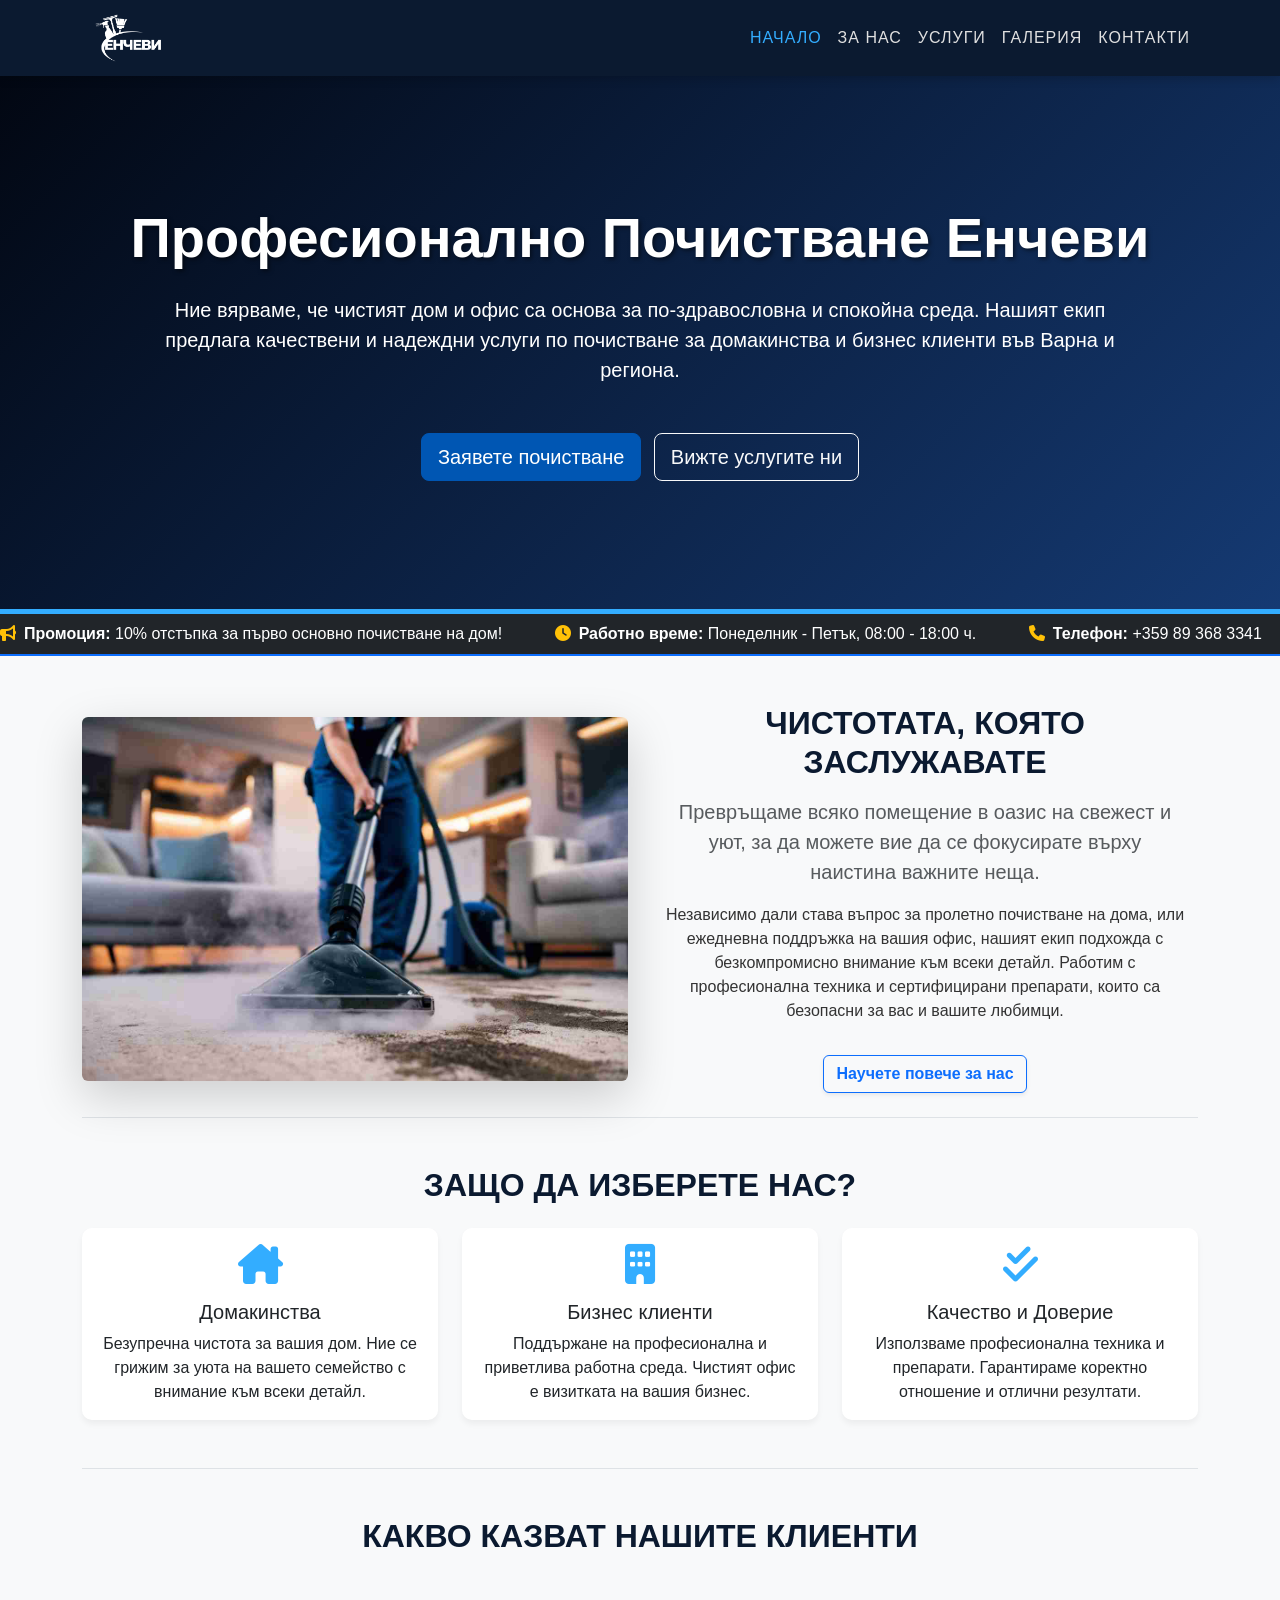
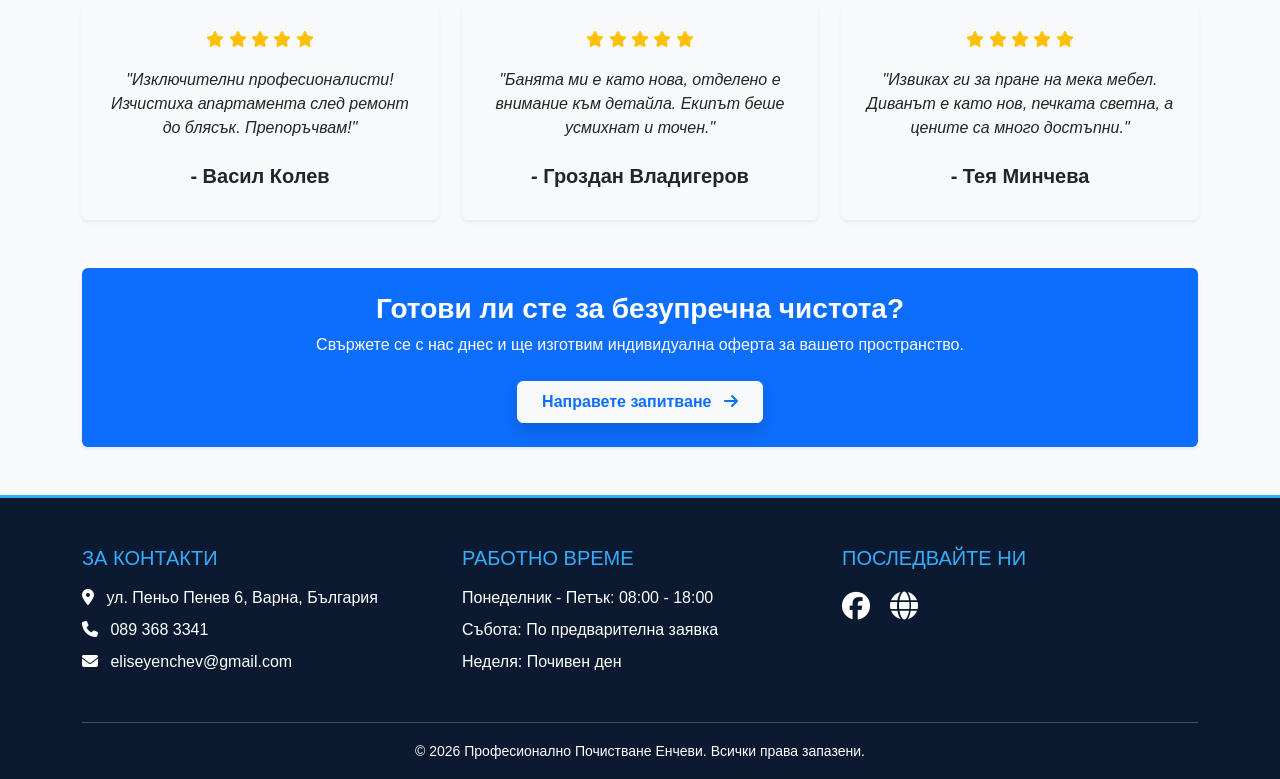
<file: index.html>
<!DOCTYPE html>
<html lang="bg">
<head>
    <meta charset="UTF-8">
    <meta name="viewport" content="width=device-width, initial-scale=1.0">
    <meta name="description" content="Професионално почистване Енчеви - качествени и надеждни услуги по почистване за домакинства и бизнес клиенти във Варна и региона.">
    <meta name="keywords" content="почистване, Варна, професионално почистване, Енчеви, офис почистване, почистване на домове">
    <title>Професионално Почистване Енчеви - Варна</title>
    
    <link href="https://cdn.jsdelivr.net/npm/bootstrap@5.3.0/dist/css/bootstrap.min.css" rel="stylesheet">
    <link rel="stylesheet" href="https://cdnjs.cloudflare.com/ajax/libs/font-awesome/6.4.0/css/all.min.css">
    <link rel="stylesheet" href="css/styles.css">
</head>
<body>

    <nav class="navbar navbar-expand-lg navbar-dark custom-navbar sticky-top">
        <div class="container">
            <a class="navbar-brand d-flex align-items-center" href="index.html">
                <img src="images/logo.png" alt="Лого Енчеви" class="brand-logo">
            </a>
            <button class="navbar-toggler" type="button" data-bs-toggle="collapse" data-bs-target="#navbarNav" aria-controls="navbarNav" aria-expanded="false" aria-label="Toggle navigation">
                <span class="navbar-toggler-icon"></span>
            </button>
            <div class="collapse navbar-collapse" id="navbarNav">
                <ul class="navbar-nav ms-auto">
                    <li class="nav-item">
                        <a class="nav-link active" href="index.html">Начало</a>
                    </li>
                    <li class="nav-item">
                        <a class="nav-link" href="src/pages/about.html">За нас</a>
                    </li>
                    <li class="nav-item">
                        <a class="nav-link" href="src/pages/services.html">Услуги</a>
                    </li>
                    <li class="nav-item">
                        <a class="nav-link" href="src/pages/gallery.html">Галерия</a>
                    </li>
                    <li class="nav-item">
                        <a class="nav-link" href="src/pages/contacts.html">Контакти</a>
                    </li>
                </ul>
            </div>
        </div>
    </nav>

    <header class="hero-section text-center text-white">
        <div class="container py-5">
            <h1 class="display-4 fw-bold mb-4">Професионално Почистване Енчеви</h1>
            <p class="lead mb-5 px-md-5">
                Ние вярваме, че чистият дом и офис са основа за по-здравословна и спокойна среда. 
                Нашият екип предлага качествени и надеждни услуги по почистване за домакинства и бизнес клиенти във Варна и региона.
            </p>
            <a href="src/pages/contacts.html" class="btn btn-primary btn-lg custom-btn me-2">Заявете почистване</a>
            <a href="src/pages/services.html" class="btn btn-outline-light btn-lg">Вижте услугите ни</a>
        </div>
    </header>

    <div class="ticker-wrapper bg-dark text-white py-2 border-bottom border-primary border-2">
        <div class="ticker-text">
            <span class="me-5"><i class="fa-solid fa-bullhorn text-warning me-2"></i><strong>Промоция:</strong> 10% отстъпка за първо основно почистване на дом!</span>
            <span class="me-5"><i class="fa-solid fa-clock text-warning me-2"></i><strong>Работно време:</strong> Понеделник - Петък, 08:00 - 18:00 ч.</span>
            <span class="me-5"><i class="fa-solid fa-phone text-warning me-2"></i><strong>Телефон:</strong> +359 89 368 3341</span>
            <span class="me-5"><i class="fa-solid fa-envelope text-warning me-2"></i><strong>Имейл:</strong> eliseyenchev@gmail.com</span>
        </div>
    </div>

    <main class="container my-5">
        
        <section class="mb-5 text-center">
            <section class="mb-5 pb-4 border-bottom">
                <div class="row align-items-center">
                    <div class="col-md-6 mb-4 mb-md-0">
                        <img src="images/home-clean.jpg" alt="Искрящо чист хол след професионално почистване" class="img-fluid rounded shadow-lg">
                    </div>
                
                    <div class="col-md-6 px-md-4">
                        <h2 class="section-title mb-3">Чистотата, която заслужавате</h2>
                        <p class="lead text-muted">Превръщаме всяко помещение в оазис на свежест и уют, за да можете вие да се фокусирате върху наистина важните неща.</p>
                        <p>Независимо дали става въпрос за пролетно почистване на дома, или ежедневна поддръжка на вашия офис, нашият екип подхожда с безкомпромисно внимание към всеки детайл. Работим с професионална техника и сертифицирани препарати, които са безопасни за вас и вашите любимци.</p>
                        <a href="src/pages/about.html" class="btn btn-outline-primary mt-3 fw-bold shadow-sm">Научете повече за нас</a>
                    </div>
                </div>
            </section>

            <h2 class="section-title mb-4">Защо да изберете нас?</h2>
            <div class="row g-4">
                <div class="col-md-4">
                    <div class="card h-100 feature-card">
                        <div class="card-body">
                            <i class="fa-solid fa-house-chimney feature-icon mb-3"></i>
                            <h3 class="card-title h5">Домакинства</h3>
                            <p class="card-text">Безупречна чистота за вашия дом. Ние се грижим за уюта на вашето семейство с внимание към всеки детайл.</p>
                        </div>
                    </div>
                </div>
                <div class="col-md-4">
                    <div class="card h-100 feature-card">
                        <div class="card-body">
                            <i class="fa-solid fa-building feature-icon mb-3"></i>
                            <h3 class="card-title h5">Бизнес клиенти</h3>
                            <p class="card-text">Поддържане на професионална и приветлива работна среда. Чистият офис е визитката на вашия бизнес.</p>
                        </div>
                    </div>
                </div>
                <div class="col-md-4">
                    <div class="card h-100 feature-card">
                        <div class="card-body">
                            <i class="fa-solid fa-check-double feature-icon mb-3"></i>
                            <h3 class="card-title h5">Качество и Доверие</h3>
                            <p class="card-text">Използваме професионална техника и препарати. Гарантираме коректно отношение и отлични резултати.</p>
                        </div>
                    </div>
                </div>
            </div>
        </section>

        <section class="mt-5 pt-5 border-top">
            <h2 class="section-title text-center mb-5">Какво казват нашите клиенти</h2>
            
            <div class="row g-4">
                <div class="col-md-4">
                    <div class="card h-100 border-0 shadow-sm bg-light">
                        <div class="card-body text-center p-4">
                            <div class="text-warning mb-3">
                                <i class="fa-solid fa-star"></i>
                                <i class="fa-solid fa-star"></i>
                                <i class="fa-solid fa-star"></i>
                                <i class="fa-solid fa-star"></i>
                                <i class="fa-solid fa-star"></i>
                            </div>
                            <p class="fst-italic">"Изключителни професионалисти! Изчистиха апартамента след ремонт до блясък. Препоръчвам!"</p>
                            <h5 class="mt-4 fw-bold">- Васил Колев</h5>
                        </div>
                    </div>
                </div>

                <div class="col-md-4">
                    <div class="card h-100 border-0 shadow-sm bg-light">
                        <div class="card-body text-center p-4">
                            <div class="text-warning mb-3">
                                <i class="fa-solid fa-star"></i>
                                <i class="fa-solid fa-star"></i>
                                <i class="fa-solid fa-star"></i>
                                <i class="fa-solid fa-star"></i>
                                <i class="fa-solid fa-star"></i>
                            </div>
                            <p class="fst-italic">"Банята ми е като нова, отделено е внимание към детайла. Екипът беше усмихнат и точен."</p>
                            <h5 class="mt-4 fw-bold">- Гроздан Владигеров</h5>
                        </div>
                    </div>
                </div>

                <div class="col-md-4">
                    <div class="card h-100 border-0 shadow-sm bg-light">
                        <div class="card-body text-center p-4">
                            <div class="text-warning mb-3">
                                <i class="fa-solid fa-star"></i>
                                <i class="fa-solid fa-star"></i>
                                <i class="fa-solid fa-star"></i>
                                <i class="fa-solid fa-star"></i>
                                <i class="fa-solid fa-star"></i>
                            </div>
                            <p class="fst-italic">"Извиках ги за пране на мека мебел. Диванът е като нов, печката светна, а цените са много достъпни."</p>
                            <h5 class="mt-4 fw-bold">- Тея Минчева</h5>
                        </div>
                    </div>
                </div>
            </div>
        </section>

        <section class="bg-primary text-white text-center py-4 mt-5 rounded shadow-sm">
            <div class="container">
                <h3 class="fw-bold mb-2">Готови ли сте за безупречна чистота?</h3>
                <p class="mb-4">Свържете се с нас днес и ще изготвим индивидуална оферта за вашето пространство.</p>
                <a href="src/pages/contacts.html" class="btn btn-light text-primary fw-bold px-4 py-2 shadow">
                    Направете запитване <i class="fa-solid fa-arrow-right ms-2"></i>
                </a>
            </div>
        </section>
    </main>

    <footer class="custom-footer text-white pt-5 pb-3">
        <div class="container">
            <div class="row">
                <div class="col-md-4 mb-4">
                    <h5 class="text-uppercase mb-3">За контакти</h5>
                    <ul class="list-unstyled">
                        <li class="mb-2"><i class="fa-solid fa-location-dot me-2"></i> ул. Пеньо Пенев 6, Варна, България</li>
                        <li class="mb-2"><i class="fa-solid fa-phone me-2"></i> <a href="tel:0893683341" class="text-white text-decoration-none">089 368 3341</a></li>
                        <li class="mb-2"><i class="fa-solid fa-envelope me-2"></i> <a href="mailto:eliseyenchev@gmail.com" class="text-white text-decoration-none">eliseyenchev@gmail.com</a></li>
                    </ul>
                </div>
                <div class="col-md-4 mb-4">
                    <h5 class="text-uppercase mb-3">Работно време</h5>
                    <ul class="list-unstyled">
                        <li class="mb-2">Понеделник - Петък: 08:00 - 18:00</li>
                        <li class="mb-2">Събота: По предварителна заявка</li>
                        <li class="mb-2">Неделя: Почивен ден</li>
                    </ul>
                </div>
                <div class="col-md-4 mb-4">
                    <h5 class="text-uppercase mb-3">Последвайте ни</h5>
                    <a href="https://www.facebook.com/profile.php?id=61580474927449" target="_blank" class="text-white me-3 fs-3"><i class="fa-brands fa-facebook"></i></a>
                    <a href="http://enchevipochistvane.com" target="_blank" class="text-white fs-3"><i class="fa-solid fa-globe"></i></a>
                </div>
            </div>
            <hr class="mt-2 mb-3 border-light">
            <div class="text-center">
                <small>&copy; 2026 Професионално Почистване Енчеви. Всички права запазени.</small>
            </div>
        </div>
    </footer>

    <script src="https://cdn.jsdelivr.net/npm/bootstrap@5.3.0/dist/js/bootstrap.bundle.min.js"></script>
</body>
</html>
</file>
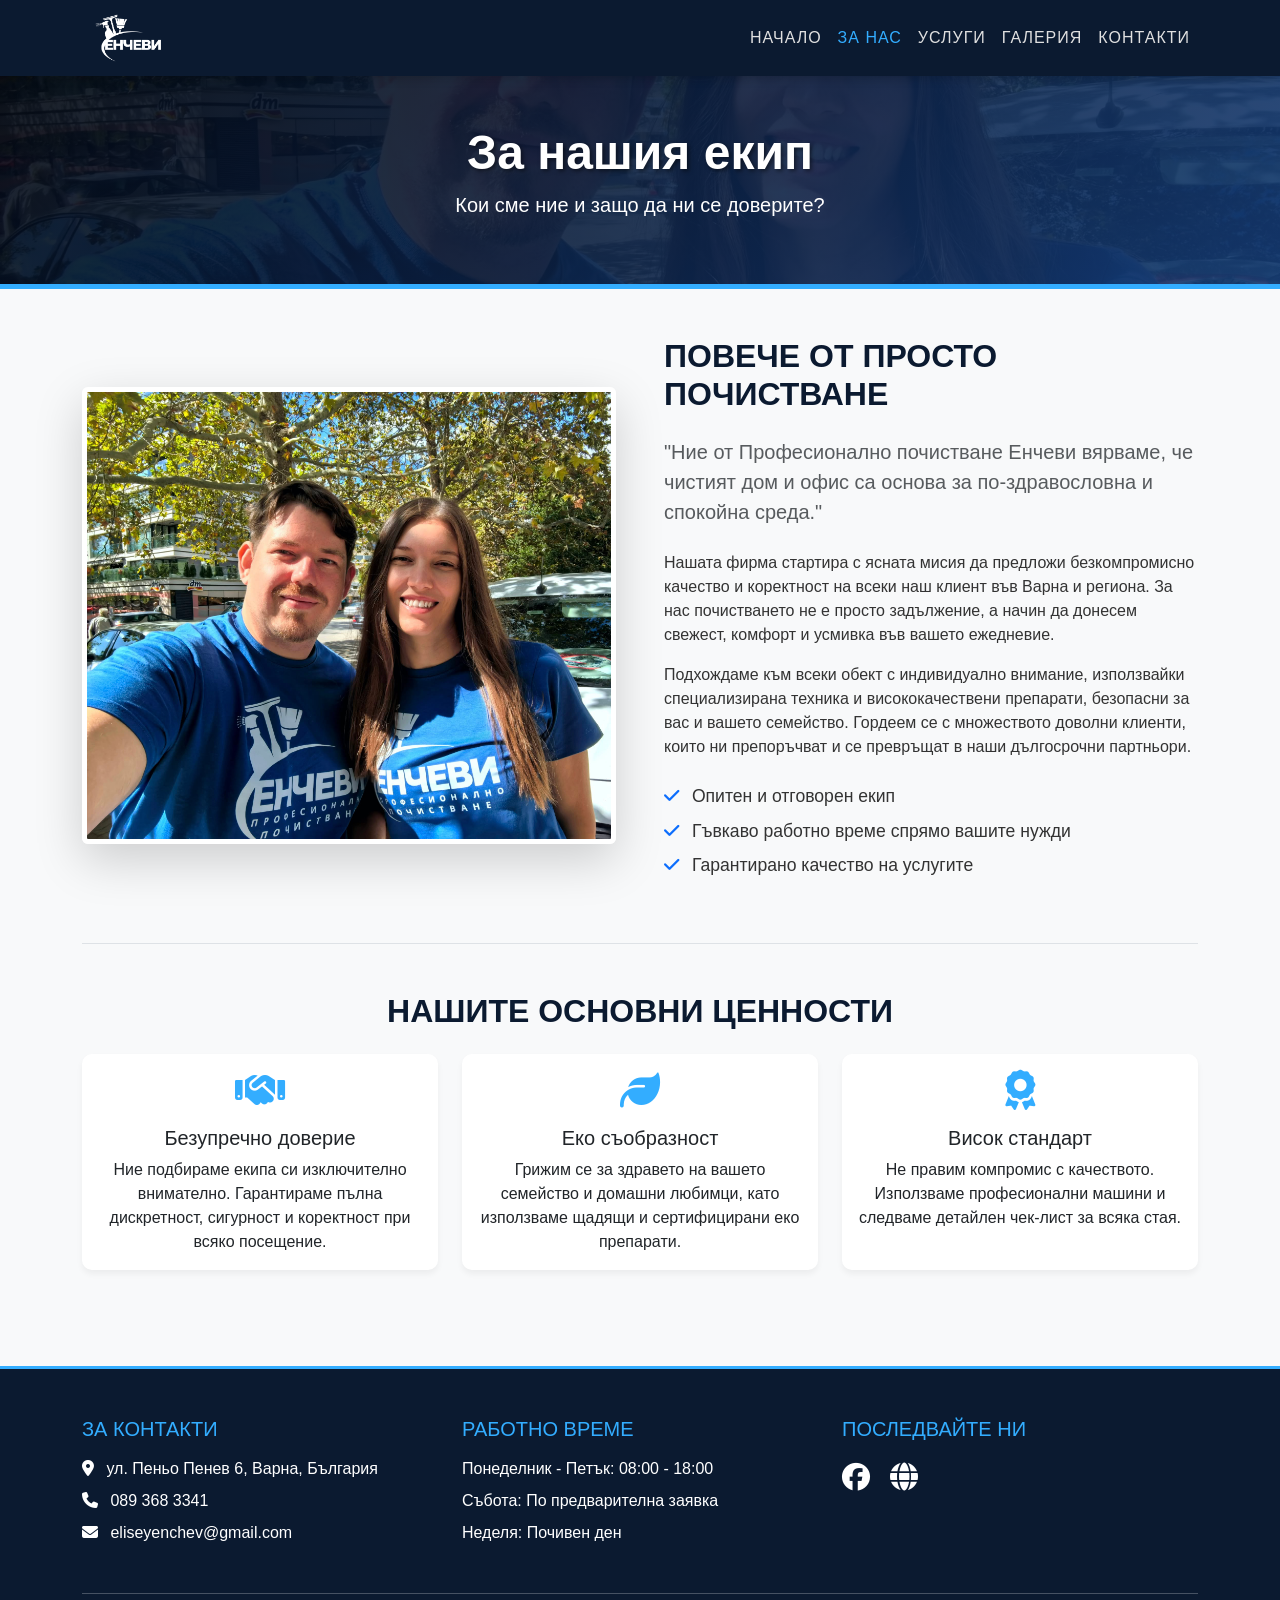
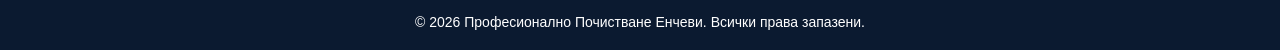
<file: src/pages/about.html>
<!DOCTYPE html>
<html lang="bg">
<head>
    <meta charset="UTF-8">
    <meta name="viewport" content="width=device-width, initial-scale=1.0">
    <meta name="description" content="Запознайте се с екипа на Професионално почистване Енчеви. Разберете повече за нашата мисия и опит.">
    <meta name="keywords" content="почистване, екип, за нас, Енчеви, опит, Варна">
    <title>За нас | Професионално Почистване Енчеви - Варна</title>
    
    <link href="https://cdn.jsdelivr.net/npm/bootstrap@5.3.0/dist/css/bootstrap.min.css" rel="stylesheet">
    <link rel="stylesheet" href="https://cdnjs.cloudflare.com/ajax/libs/font-awesome/6.4.0/css/all.min.css">
    
    <link rel="stylesheet" href="../../css/styles.css">
</head>
<body>

    <nav class="navbar navbar-expand-lg navbar-dark custom-navbar sticky-top">
        <div class="container">
            <a class="navbar-brand d-flex align-items-center" href="../../index.html">
                <img src="../../images/logo.png" alt="Лого Енчеви" class="brand-logo">
            </a>
            <button class="navbar-toggler" type="button" data-bs-toggle="collapse" data-bs-target="#navbarNav" aria-controls="navbarNav" aria-expanded="false" aria-label="Toggle navigation">
                <span class="navbar-toggler-icon"></span>
            </button>
            <div class="collapse navbar-collapse" id="navbarNav">
                <ul class="navbar-nav ms-auto">
                    <li class="nav-item">
                        <a class="nav-link" href="../../index.html">Начало</a>
                    </li>
                    <li class="nav-item">
                        <a class="nav-link active" href="about.html">За нас</a>
                    </li>
                    <li class="nav-item">
                        <a class="nav-link" href="services.html">Услуги</a>
                    </li>
                    <li class="nav-item">
                        <a class="nav-link" href="gallery.html">Галерия</a>
                    </li>
                    <li class="nav-item">
                        <a class="nav-link" href="contacts.html">Контакти</a>
                    </li>
                </ul>
            </div>
        </div>
    </nav>

    <header class="page-header text-center text-white py-5">
        <div class="container">
            <h1 class="display-5 fw-bold">За нашия екип</h1>
            <p class="lead">Кои сме ние и защо да ни се доверите?</p>
        </div>
    </header>

    <main class="container my-5">
        <div class="row align-items-center g-5">
            <div class="col-lg-6">
                <div class="about-image-wrapper">
                    <img src="../../images/team.jpg" alt="Екипът на Професионално Почистване Енчеви" class="img-fluid rounded shadow-lg">
                </div>
            </div>
            
            <div class="col-lg-6">
                <h2 class="section-title mb-4">Повече от просто почистване</h2>
                <p class="fs-5 mb-4 text-muted">
                    "Ние от Професионално почистване Енчеви вярваме, че чистият дом и офис са основа за по-здравословна и спокойна среда."
                </p>
                <p>
                    Нашата фирма стартира с ясната мисия да предложи безкомпромисно качество и коректност на всеки наш клиент във Варна и региона. За нас почистването не е просто задължение, а начин да донесем свежест, комфорт и усмивка във вашето ежедневие.
                </p>
                <p>
                    Подхождаме към всеки обект с индивидуално внимание, използвайки специализирана техника и висококачествени препарати, безопасни за вас и вашето семейство. Гордеем се с множеството доволни клиенти, които ни препоръчват и се превръщат в наши дългосрочни партньори.
                </p>
                
                <div class="mt-4">
                    <ul class="list-unstyled custom-list">
                        <li class="mb-2"><i class="fa-solid fa-check text-primary me-2"></i> Опитен и отговорен екип</li>
                        <li class="mb-2"><i class="fa-solid fa-check text-primary me-2"></i> Гъвкаво работно време спрямо вашите нужди</li>
                        <li class="mb-2"><i class="fa-solid fa-check text-primary me-2"></i> Гарантирано качество на услугите</li>
                    </ul>
                </div>
            </div>
        </div>

        <section class="mb-5 text-center mt-5 pt-5 border-top">
            <h2 class="section-title mb-4">Нашите основни ценности</h2>
            
            <div class="row g-4">
                <div class="col-md-4">
                    <div class="card h-100 feature-card">
                        <div class="card-body">
                            <i class="fa-solid fa-handshake feature-icon mb-3"></i>
                            <h3 class="card-title h5">Безупречно доверие</h3>
                            <p class="card-text">Ние подбираме екипа си изключително внимателно. Гарантираме пълна дискретност, сигурност и коректност при всяко посещение.</p>
                        </div>
                    </div>
                </div>

                <div class="col-md-4">
                    <div class="card h-100 feature-card">
                        <div class="card-body">
                            <i class="fa-solid fa-leaf feature-icon mb-3"></i>
                            <h3 class="card-title h5">Еко съобразност</h3>
                            <p class="card-text">Грижим се за здравето на вашето семейство и домашни любимци, като използваме щадящи и сертифицирани еко препарати.</p>
                        </div>
                    </div>
                </div>

                <div class="col-md-4">
                    <div class="card h-100 feature-card">
                        <div class="card-body">
                            <i class="fa-solid fa-award feature-icon mb-3"></i>
                            <h3 class="card-title h5">Висок стандарт</h3>
                            <p class="card-text">Не правим компромис с качеството. Използваме професионални машини и следваме детайлен чек-лист за всяка стая.</p>
                        </div>
                    </div>
                </div>
            </div>
        </section>
    </main>

    <footer class="custom-footer text-white pt-5 pb-3">
        <div class="container">
            <div class="row">
                <div class="col-md-4 mb-4">
                    <h5 class="text-uppercase mb-3">За контакти</h5>
                    <ul class="list-unstyled">
                        <li class="mb-2"><i class="fa-solid fa-location-dot me-2"></i> ул. Пеньо Пенев 6, Варна, България</li>
                        <li class="mb-2"><i class="fa-solid fa-phone me-2"></i> <a href="tel:0893683341" class="text-white text-decoration-none">089 368 3341</a></li>
                        <li class="mb-2"><i class="fa-solid fa-envelope me-2"></i> <a href="mailto:eliseyenchev@gmail.com" class="text-white text-decoration-none">eliseyenchev@gmail.com</a></li>
                    </ul>
                </div>
                <div class="col-md-4 mb-4">
                    <h5 class="text-uppercase mb-3">Работно време</h5>
                    <ul class="list-unstyled">
                        <li class="mb-2">Понеделник - Петък: 08:00 - 18:00</li>
                        <li class="mb-2">Събота: По предварителна заявка</li>
                        <li class="mb-2">Неделя: Почивен ден</li>
                    </ul>
                </div>
                <div class="col-md-4 mb-4">
                    <h5 class="text-uppercase mb-3">Последвайте ни</h5>
                    <a href="https://www.facebook.com/profile.php?id=61580474927449" target="_blank" class="text-white me-3 fs-3"><i class="fa-brands fa-facebook"></i></a>
                    <a href="http://enchevipochistvane.com" target="_blank" class="text-white fs-3"><i class="fa-solid fa-globe"></i></a>
                </div>
            </div>
            <hr class="mt-2 mb-3 border-light">
            <div class="text-center">
                <small>&copy; 2026 Професионално Почистване Енчеви. Всички права запазени.</small>
            </div>
        </div>
    </footer>

    <script src="https://cdn.jsdelivr.net/npm/bootstrap@5.3.0/dist/js/bootstrap.bundle.min.js"></script>
</body>
</html>
</file>
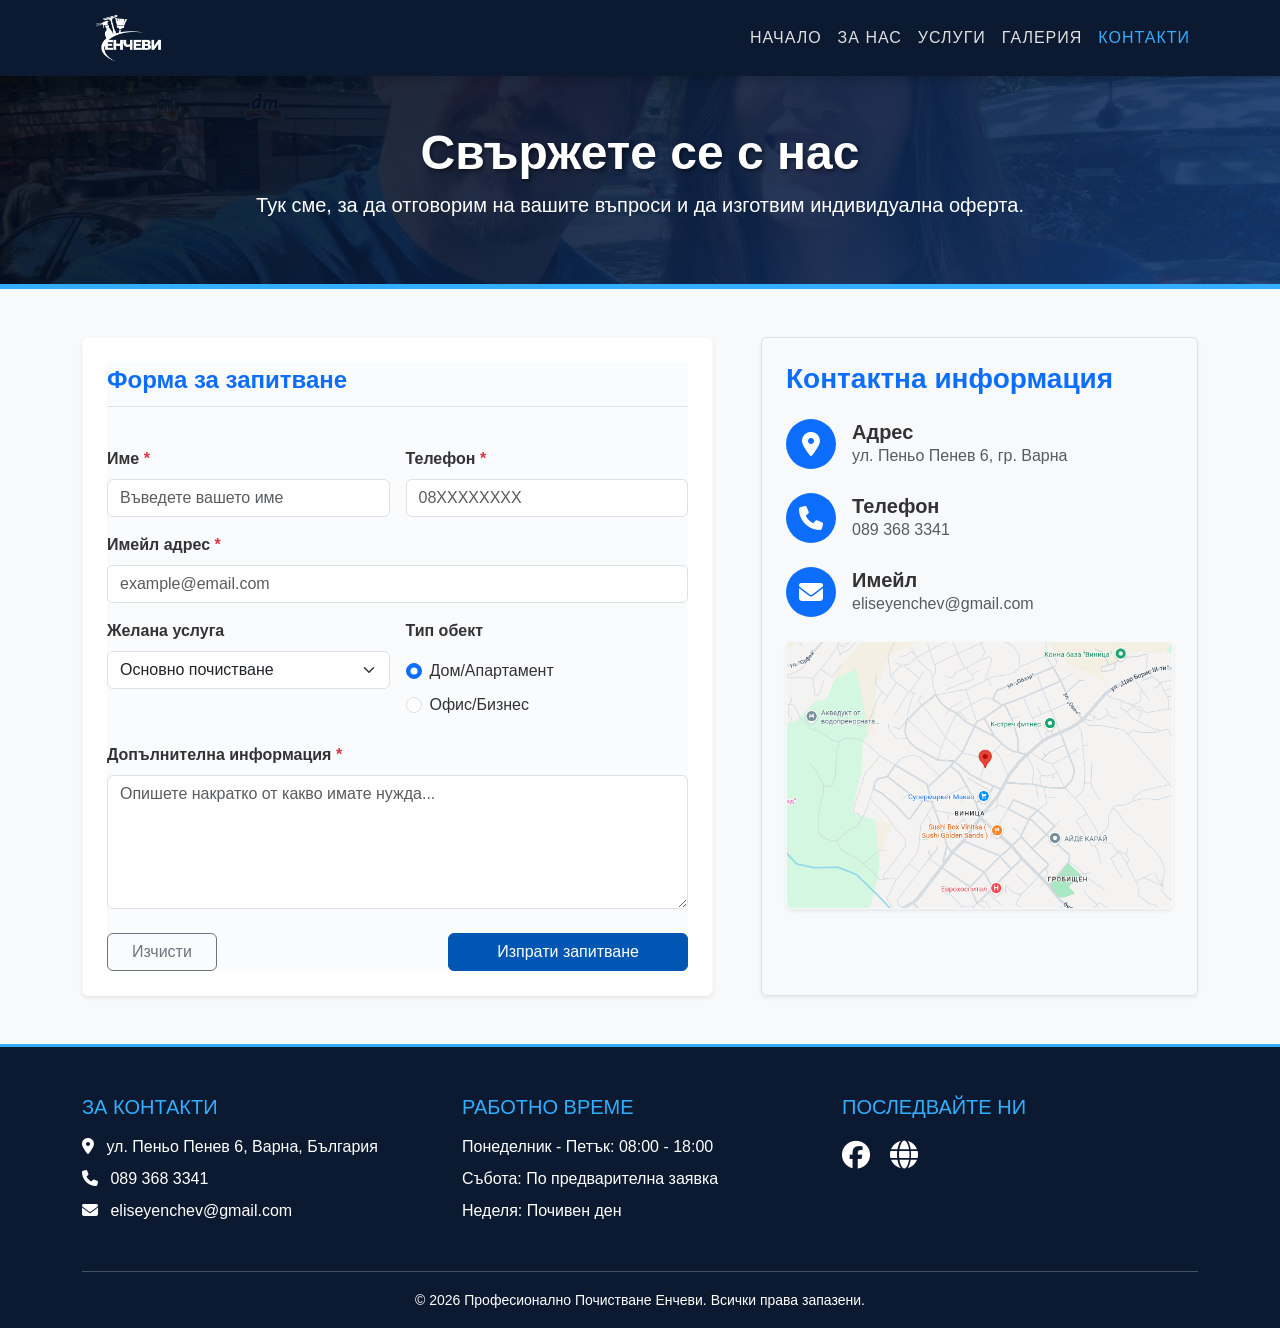
<file: src/pages/contacts.html>
<!DOCTYPE html>
<html lang="bg">
<head>
    <meta charset="UTF-8">
    <meta name="viewport" content="width=device-width, initial-scale=1.0">
    <meta name="description" content="Свържете се с Професионално почистване Енчеви във Варна. Направете запитване за почистване бързо и лесно.">
    <meta name="keywords" content="контакти, запитване, почистване, фирма Енчеви, Варна, телефон">
    <title>Контакти | Професионално Почистване Енчеви - Варна</title>
    
    <link href="https://cdn.jsdelivr.net/npm/bootstrap@5.3.0/dist/css/bootstrap.min.css" rel="stylesheet">
    <link rel="stylesheet" href="https://cdnjs.cloudflare.com/ajax/libs/font-awesome/6.4.0/css/all.min.css">
    
    <link rel="stylesheet" href="../../css/styles.css">
</head>
<body>

    <nav class="navbar navbar-expand-lg navbar-dark custom-navbar sticky-top">
        <div class="container">
            <a class="navbar-brand d-flex align-items-center" href="../../index.html">
                <img src="../../images/logo.png" alt="Лого Енчеви" class="brand-logo">
            </a>
            <button class="navbar-toggler" type="button" data-bs-toggle="collapse" data-bs-target="#navbarNav" aria-controls="navbarNav" aria-expanded="false" aria-label="Toggle navigation">
                <span class="navbar-toggler-icon"></span>
            </button>
            <div class="collapse navbar-collapse" id="navbarNav">
                <ul class="navbar-nav ms-auto">
                    <li class="nav-item"><a class="nav-link" href="../../index.html">Начало</a></li>
                    <li class="nav-item"><a class="nav-link" href="about.html">За нас</a></li>
                    <li class="nav-item"><a class="nav-link" href="services.html">Услуги</a></li>
                    <li class="nav-item"><a class="nav-link" href="gallery.html">Галерия</a></li>
                    <li class="nav-item"><a class="nav-link active" href="contacts.html">Контакти</a></li>
                </ul>
            </div>
        </div>
    </nav>

    <header class="page-header text-center text-white py-5">
        <div class="container">
            <h1 class="display-5 fw-bold">Свържете се с нас</h1>
            <p class="lead">Тук сме, за да отговорим на вашите въпроси и да изготвим индивидуална оферта.</p>
        </div>
    </header>

    <main class="container my-5">
        <div class="row g-5">
            <div class="col-lg-7">
                <form id="contactForm" method="POST" action="#" class="bg-white p-4 rounded shadow-sm border border-light">
                    <fieldset>
                        <legend class="fw-bold text-primary mb-4 border-bottom pb-2">Форма за запитване</legend>
                        
                        <div class="row g-3">
                            <div class="col-md-6">
                                <label for="firstName" class="form-label fw-bold">Име <span class="text-danger">*</span></label>
                                <input type="text" class="form-control" id="firstName" name="firstName" placeholder="Въведете вашето име" required>
                            </div>
                            
                            <div class="col-md-6">
                                <label for="phone" class="form-label fw-bold">Телефон <span class="text-danger">*</span></label>
                                <input type="tel" class="form-control" id="phone" name="phone" placeholder="08XXXXXXXX" pattern="[0-9]{10}" title="Моля, въведете валиден 10-цифрен телефонен номер" required>
                            </div>
                            
                            <div class="col-12">
                                <label for="email" class="form-label fw-bold">Имейл адрес <span class="text-danger">*</span></label>
                                <input type="email" class="form-control" id="email" name="email" placeholder="example@email.com" required>
                            </div>

                            <div class="col-md-6">
                                <label for="serviceType" class="form-label fw-bold">Желана услуга</label>
                                <select class="form-select" id="serviceType" name="serviceType">
                                    <option value="Основно почистване">Основно почистване</option>
                                    <option value="Абонаментно почистване">Абонаментно почистване</option>
                                    <option value="Пране на мека мебел">Пране на мека мебел</option>
                                    <option value="Почистване след ремонт">Почистване след ремонт</option>
                                    <option value="Измиване на прозорци">Измиване на прозорци</option>
                                    <option value="Друго">Друго...</option>
                                </select>
                            </div>

                            <div class="col-md-6">
                                <label class="form-label fw-bold d-block">Тип обект</label>
                                <div class="form-check form-check-inline mt-2">
                                    <input class="form-check-input" type="radio" name="propertyType" id="propHome" value="Дом" checked>
                                    <label class="form-check-label" for="propHome">Дом/Апартамент</label>
                                </div>
                                <div class="form-check form-check-inline mt-2">
                                    <input class="form-check-input" type="radio" name="propertyType" id="propOffice" value="Офис">
                                    <label class="form-check-label" for="propOffice">Офис/Бизнес</label>
                                </div>
                            </div>

                            <div class="col-12 mt-4">
                                <label for="message" class="form-label fw-bold">Допълнителна информация <span class="text-danger">*</span></label>
                                <textarea class="form-control" id="message" name="message" rows="5" placeholder="Опишете накратко от какво имате нужда..." required></textarea>
                            </div>

                            <div class="col-12 mt-4 d-flex justify-content-between">
                                <button type="reset" class="btn btn-outline-secondary px-4">Изчисти</button>
                                <button type="submit" class="btn btn-primary custom-btn px-5">Изпрати запитване</button>
                            </div>
                        </div>
                    </fieldset>
                </form>
            </div>

            <div class="col-lg-5">
                <div class="bg-light p-4 rounded shadow-sm border h-100">
                    <h3 class="fw-bold mb-4 text-primary">Контактна информация</h3>
                    
                    <div class="d-flex align-items-center mb-4">
                        <div class="bg-primary text-white rounded-circle d-flex justify-content-center align-items-center me-3" style="width: 50px; height: 50px;">
                            <i class="fa-solid fa-location-dot fs-4"></i>
                        </div>
                        <div>
                            <h5 class="mb-0 fw-bold">Адрес</h5>
                            <p class="mb-0 text-muted">ул. Пеньо Пенев 6, гр. Варна</p>
                        </div>
                    </div>

                    <div class="d-flex align-items-center mb-4">
                        <div class="bg-primary text-white rounded-circle d-flex justify-content-center align-items-center me-3" style="width: 50px; height: 50px;">
                            <i class="fa-solid fa-phone fs-4"></i>
                        </div>
                        <div>
                            <h5 class="mb-0 fw-bold">Телефон</h5>
                            <p class="mb-0 text-muted"><a href="tel:0893683341" class="text-decoration-none text-muted">089 368 3341</a></p>
                        </div>
                    </div>

                    <div class="d-flex align-items-center mb-4">
                        <div class="bg-primary text-white rounded-circle d-flex justify-content-center align-items-center me-3" style="width: 50px; height: 50px;">
                            <i class="fa-solid fa-envelope fs-4"></i>
                        </div>
                        <div>
                            <h5 class="mb-0 fw-bold">Имейл</h5>
                            <p class="mb-0 text-muted"><a href="mailto:eliseyenchev@gmail.com" class="text-decoration-none text-muted">eliseyenchev@gmail.com</a></p>
                        </div>
                    </div>
                    <div class="mt-4 text-center">
                        <img src="../../images/map.png" alt="Карта с адреса на фирма Енчеви във Варна" class="img-fluid rounded shadow-sm border border-light">
                    </div>
                </div>
            </div>

        </div>
    </main>

    <footer class="custom-footer text-white pt-5 pb-3">
        <div class="container">
            <div class="row">
                <div class="col-md-4 mb-4">
                    <h5 class="text-uppercase mb-3">За контакти</h5>
                    <ul class="list-unstyled">
                        <li class="mb-2"><i class="fa-solid fa-location-dot me-2"></i> ул. Пеньо Пенев 6, Варна, България</li>
                        <li class="mb-2"><i class="fa-solid fa-phone me-2"></i> <a href="tel:0893683341" class="text-white text-decoration-none">089 368 3341</a></li>
                        <li class="mb-2"><i class="fa-solid fa-envelope me-2"></i> <a href="mailto:eliseyenchev@gmail.com" class="text-white text-decoration-none">eliseyenchev@gmail.com</a></li>
                    </ul>
                </div>
                <div class="col-md-4 mb-4">
                    <h5 class="text-uppercase mb-3">Работно време</h5>
                    <ul class="list-unstyled">
                        <li class="mb-2">Понеделник - Петък: 08:00 - 18:00</li>
                        <li class="mb-2">Събота: По предварителна заявка</li>
                        <li class="mb-2">Неделя: Почивен ден</li>
                    </ul>
                </div>
                <div class="col-md-4 mb-4">
                    <h5 class="text-uppercase mb-3">Последвайте ни</h5>
                    <a href="https://www.facebook.com/profile.php?id=61580474927449" target="_blank" class="text-white me-3 fs-3"><i class="fa-brands fa-facebook"></i></a>
                    <a href="http://enchevipochistvane.com" target="_blank" class="text-white fs-3"><i class="fa-solid fa-globe"></i></a>
                </div>
            </div>
            <hr class="mt-2 mb-3 border-light">
            <div class="text-center">
                <small>&copy; 2026 Професионално Почистване Енчеви. Всички права запазени.</small>
            </div>
        </div>
    </footer>

    <script src="https://cdn.jsdelivr.net/npm/bootstrap@5.3.0/dist/js/bootstrap.bundle.min.js"></script>
    
    <script>
        var contactForm = document.getElementById('contactForm');
        contactForm.addEventListener('submit', function(event) {
            event.preventDefault();
            var clientName = document.getElementById('firstName').value;
            var clientPhone = document.getElementById('phone').value;
            var clientService = document.getElementById('serviceType').value;
            try {
                if(clientName !== "" && clientPhone !== "") {
                    alert("Здравейте, " + clientName + "!\n\nВашето запитване за '" + clientService + "' е прието успешно.\nЩе се свържем с вас на телефон " + clientPhone + " възможно най-скоро.\n\nПоздрави,\nЕкипът на Енчеви");            
                    contactForm.reset();
                }
            } catch(err) {
                console.log("Възникна грешка: " + err.description);
            }
        });
    </script>
</body>
</html>
</file>
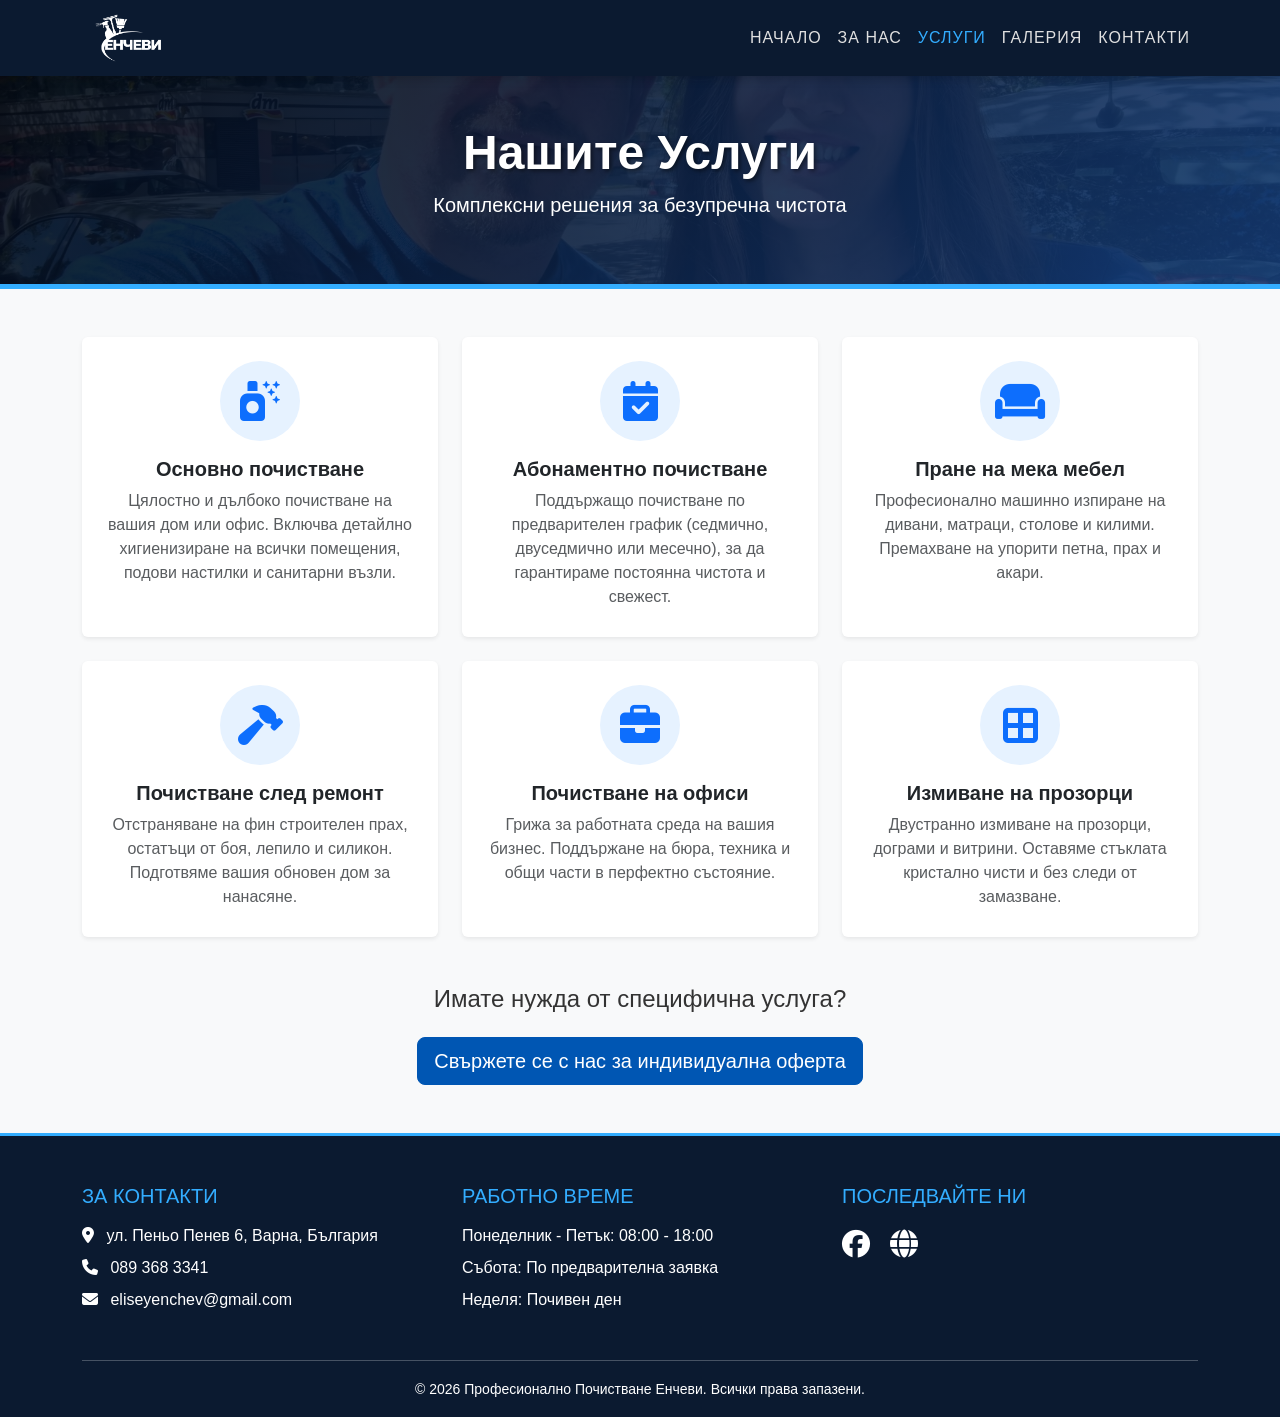
<file: src/pages/services.html>
<!DOCTYPE html>
<html lang="bg">
<head>
    <meta charset="UTF-8">
    <meta name="viewport" content="width=device-width, initial-scale=1.0">
    <meta name="description" content="Разгледайте всички услуги, предлагани от Професионално почистване Енчеви - основно почистване, абонаментно, пране на мека мебел и след ремонт.">
    <meta name="keywords" content="услуги за почистване, пране на мека мебел, основно почистване, абонаментно почистване, почистване след ремонт">
    <title>Услуги | Професионално Почистване Енчеви - Варна</title>
    
    <link href="https://cdn.jsdelivr.net/npm/bootstrap@5.3.0/dist/css/bootstrap.min.css" rel="stylesheet">
    <link rel="stylesheet" href="https://cdnjs.cloudflare.com/ajax/libs/font-awesome/6.4.0/css/all.min.css">
    
    <link rel="stylesheet" href="../../css/styles.css">
</head>
<body>

    <nav class="navbar navbar-expand-lg navbar-dark custom-navbar sticky-top">
        <div class="container">
            <a class="navbar-brand d-flex align-items-center" href="../../index.html">
                <img src="../../images/logo.png" alt="Лого Енчеви" class="brand-logo">
            </a>
            <button class="navbar-toggler" type="button" data-bs-toggle="collapse" data-bs-target="#navbarNav" aria-controls="navbarNav" aria-expanded="false" aria-label="Toggle navigation">
                <span class="navbar-toggler-icon"></span>
            </button>
            <div class="collapse navbar-collapse" id="navbarNav">
                <ul class="navbar-nav ms-auto">
                    <li class="nav-item">
                        <a class="nav-link" href="../../index.html">Начало</a>
                    </li>
                    <li class="nav-item">
                        <a class="nav-link" href="about.html">За нас</a>
                    </li>
                    <li class="nav-item">
                        <a class="nav-link active" href="services.html">Услуги</a>
                    </li>
                    <li class="nav-item">
                        <a class="nav-link" href="gallery.html">Галерия</a>
                    </li>
                    <li class="nav-item">
                        <a class="nav-link" href="contacts.html">Контакти</a>
                    </li>
                </ul>
            </div>
        </div>
    </nav>

    <header class="page-header text-center text-white py-5">
        <div class="container">
            <h1 class="display-5 fw-bold">Нашите Услуги</h1>
            <p class="lead">Комплексни решения за безупречна чистота</p>
        </div>
    </header>

    <main class="container my-5">
        <div class="row g-4">
            
            <div class="col-md-6 col-lg-4">
                <div class="card h-100 service-card border-0 shadow-sm">
                    <div class="card-body text-center p-4">
                        <div class="service-icon-wrapper mb-3">
                            <i class="fa-solid fa-spray-can-sparkles fs-1 text-primary"></i>
                        </div>
                        <h3 class="card-title h5 fw-bold">Основно почистване</h3>
                        <p class="card-text text-muted">Цялостно и дълбоко почистване на вашия дом или офис. Включва детайлно хигиенизиране на всички помещения, подови настилки и санитарни възли.</p>
                    </div>
                </div>
            </div>

            <div class="col-md-6 col-lg-4">
                <div class="card h-100 service-card border-0 shadow-sm">
                    <div class="card-body text-center p-4">
                        <div class="service-icon-wrapper mb-3">
                            <i class="fa-solid fa-calendar-check fs-1 text-primary"></i>
                        </div>
                        <h3 class="card-title h5 fw-bold">Абонаментно почистване</h3>
                        <p class="card-text text-muted">Поддържащо почистване по предварителен график (седмично, двуседмично или месечно), за да гарантираме постоянна чистота и свежест.</p>
                    </div>
                </div>
            </div>

            <div class="col-md-6 col-lg-4">
                <div class="card h-100 service-card border-0 shadow-sm">
                    <div class="card-body text-center p-4">
                        <div class="service-icon-wrapper mb-3">
                            <i class="fa-solid fa-couch fs-1 text-primary"></i>
                        </div>
                        <h3 class="card-title h5 fw-bold">Пране на мека мебел</h3>
                        <p class="card-text text-muted">Професионално машинно изпиране на дивани, матраци, столове и килими. Премахване на упорити петна, прах и акари.</p>
                    </div>
                </div>
            </div>

            <div class="col-md-6 col-lg-4">
                <div class="card h-100 service-card border-0 shadow-sm">
                    <div class="card-body text-center p-4">
                        <div class="service-icon-wrapper mb-3">
                            <i class="fa-solid fa-hammer fs-1 text-primary"></i>
                        </div>
                        <h3 class="card-title h5 fw-bold">Почистване след ремонт</h3>
                        <p class="card-text text-muted">Отстраняване на фин строителен прах, остатъци от боя, лепило и силикон. Подготвяме вашия обновен дом за нанасяне.</p>
                    </div>
                </div>
            </div>

            <div class="col-md-6 col-lg-4">
                <div class="card h-100 service-card border-0 shadow-sm">
                    <div class="card-body text-center p-4">
                        <div class="service-icon-wrapper mb-3">
                            <i class="fa-solid fa-briefcase fs-1 text-primary"></i>
                        </div>
                        <h3 class="card-title h5 fw-bold">Почистване на офиси</h3>
                        <p class="card-text text-muted">Грижа за работната среда на вашия бизнес. Поддържане на бюра, техника и общи части в перфектно състояние.</p>
                    </div>
                </div>
            </div>

            <div class="col-md-6 col-lg-4">
                <div class="card h-100 service-card border-0 shadow-sm">
                    <div class="card-body text-center p-4">
                        <div class="service-icon-wrapper mb-3">
                            <i class="fa-solid fa-border-all fs-1 text-primary"></i>
                        </div>
                        <h3 class="card-title h5 fw-bold">Измиване на прозорци</h3>
                        <p class="card-text text-muted">Двустранно измиване на прозорци, дограми и витрини. Оставяме стъклата кристално чисти и без следи от замазване.</p>
                    </div>
                </div>
            </div>

        </div>
        
        <div class="text-center mt-5">
            <h4 class="mb-4">Имате нужда от специфична услуга?</h4>
            <a href="contacts.html" class="btn btn-primary btn-lg custom-btn">Свържете се с нас за индивидуална оферта</a>
        </div>
    </main>

    <footer class="custom-footer text-white pt-5 pb-3">
        <div class="container">
            <div class="row">
                <div class="col-md-4 mb-4">
                    <h5 class="text-uppercase mb-3">За контакти</h5>
                    <ul class="list-unstyled">
                        <li class="mb-2"><i class="fa-solid fa-location-dot me-2"></i> ул. Пеньо Пенев 6, Варна, България</li>
                        <li class="mb-2"><i class="fa-solid fa-phone me-2"></i> <a href="tel:0893683341" class="text-white text-decoration-none">089 368 3341</a></li>
                        <li class="mb-2"><i class="fa-solid fa-envelope me-2"></i> <a href="mailto:eliseyenchev@gmail.com" class="text-white text-decoration-none">eliseyenchev@gmail.com</a></li>
                    </ul>
                </div>
                <div class="col-md-4 mb-4">
                    <h5 class="text-uppercase mb-3">Работно време</h5>
                    <ul class="list-unstyled">
                        <li class="mb-2">Понеделник - Петък: 08:00 - 18:00</li>
                        <li class="mb-2">Събота: По предварителна заявка</li>
                        <li class="mb-2">Неделя: Почивен ден</li>
                    </ul>
                </div>
                <div class="col-md-4 mb-4">
                    <h5 class="text-uppercase mb-3">Последвайте ни</h5>
                    <a href="https://www.facebook.com/profile.php?id=61580474927449" target="_blank" class="text-white me-3 fs-3"><i class="fa-brands fa-facebook"></i></a>
                    <a href="http://enchevipochistvane.com" target="_blank" class="text-white fs-3"><i class="fa-solid fa-globe"></i></a>
                </div>
            </div>
            <hr class="mt-2 mb-3 border-light">
            <div class="text-center">
                <small>&copy; 2026 Професионално Почистване Енчеви. Всички права запазени.</small>
            </div>
        </div>
    </footer>

    <script src="https://cdn.jsdelivr.net/npm/bootstrap@5.3.0/dist/js/bootstrap.bundle.min.js"></script>
</body>
</html>
</file>
<file: css/styles.css>
body {
    font-family: 'Helvetica Neue', Helvetica, Arial, sans-serif;
    color: #333333;
    background-color: #f8f9fa;
    display: flex;
    flex-direction: column;
    min-height: 100vh;
}

main {
    flex: 1;
}

::selection {
    background-color: #13b98f;
    color: #ffffff;
}

::-moz-selection {
    background-color: #13b98f;
    color: #ffffff;
}

.custom-navbar {
    background-color: #0b1a30;
    box-shadow: 0 2px 10px rgba(0, 0, 0, 0.2);
}

.brand-logo {
    height: 50px;
    width: auto;
    object-fit: contain;
}

.navbar-dark .navbar-nav .nav-link {
    color: #e0e0e0;
    font-weight: 500;
    text-transform: uppercase;
    letter-spacing: 1px;
    transition: color 0.3s ease;
}

.navbar-dark .navbar-nav .nav-link:hover,
.navbar-dark .navbar-nav .nav-link.active {
    color: #33adff;
}

.hero-section {
    background: linear-gradient(135deg, #020712 0%, #153a73 100%);
    padding: 80px 0;
    border-bottom: 5px solid #33adff;
}

@keyframes fadeInUp {
    from {
        opacity: 0;
        transform: translateY(40px);
    }
    to {
        opacity: 1;
        transform: translateY(0);
    }
}

.hero-section h1, .page-header h1 {
    text-shadow: 2px 2px 4px rgba(0, 0, 0, 0.5);
    animation: fadeInUp 1s ease-out forwards;
}

.hero-section p, .page-header p {
    opacity: 0;
    animation: fadeInUp 1s ease-out 0.4s forwards;
}

.custom-btn {
    background-color: #0056b3;
    border-color: #0056b3;
    transition: background-color 0.3s ease;
}

.custom-btn:hover {
    background-color: #004494;
    border-color: #004494;
}

.section-title {
    color: #0b1a30;
    font-weight: bold;
    text-transform: uppercase;
}

.feature-card {
    border: none;
    border-radius: 10px;
    box-shadow: 0 4px 6px rgba(0, 0, 0, 0.05);
    transition: transform 0.3s ease, box-shadow 0.3s ease;
}

.feature-card:hover {
    transform: translateY(-5px);
    box-shadow: 0 8px 15px rgba(0, 0, 0, 0.1);
}

.feature-icon {
    font-size: 40px;
    color: #33adff;
}

.custom-footer {
    background-color: #0b1a30;
    border-top: 3px solid #33adff;
}

.custom-footer h5 {
    color: #33adff;
}

.custom-footer a:hover {
    color: #33adff !important;
    text-decoration: underline !important;
}

.page-header {
    background: linear-gradient(135deg, rgba(2,7,18,0.9) 0%, rgba(21,58,115,0.9) 100%), url('../images/team.jpg') center/cover no-repeat;
    border-bottom: 5px solid #33adff;
}

.about-image-wrapper img {
    border: 5px solid #fff;
    transition: transform 0.3s ease;
}

.about-image-wrapper img:hover {
    transform: scale(1.02);
}

.custom-list li {
    font-size: 1.1rem;
}

.service-card {
    transition: all 0.3s ease;
    border-bottom: 4px solid transparent !important;
}

.service-card:hover {
    transform: translateY(-10px);
    box-shadow: 0 15px 30px rgba(0,0,0,0.1) !important;
    border-bottom: 4px solid #33adff !important;
}

.service-icon-wrapper {
    height: 80px;
    width: 80px;
    margin: 0 auto;
    background-color: #e6f2ff;
    border-radius: 50%;
    display: flex;
    align-items: center;
    justify-content: center;
    transition: background-color 0.3s ease;
}

.service-card:hover .service-icon-wrapper {
    background-color: #0b1a30;
}

.service-card:hover .service-icon-wrapper i {
    color: #33adff !important;
}

.carousel-container {
    height: 700px;
    display: flex;
    justify-content: center;
    align-items: center;
    margin-top: 40px; 
    margin-bottom: 50px;
}

.scene {
    width: 300px;
    height: 400px; 
    position: relative;
    perspective: 1000px;
}

.carousel-3d {
    position: absolute;
    width: 100%;
    height: 100%;
    transform-style: preserve-3d;
    animation: rotate360 40s infinite linear forwards;
}

.carousel-3d:hover {
    animation-play-state: paused; 
}

.carousel-face {
    position: absolute;
    width: 280px;
    height: 350px;
    left: 10px;
    top: 10px;
    background-size: cover;
    background-position: center;
    border: 3px solid #33adff;
    box-shadow: inset 0 0 0 2000px rgba(11, 26, 48, 0.4), 0 10px 20px rgba(0,0,0,0.3); 
    display: flex;
    justify-content: center;
    align-items: center;
    border-radius: 10px;
    transition: box-shadow 0.3s ease;
}

.carousel-face:hover {
    box-shadow: inset 0 0 0 2000px rgba(11, 26, 48, 0.1), 0 10px 20px rgba(0,0,0,0.5); 
}

.carousel-face span {
    color: #ffffff;
    font-size: 1.1rem;
    font-weight: bold;
    text-shadow: 2px 2px 5px rgba(0,0,0,0.8);
    background-color: rgba(11, 26, 48, 0.85);
    padding: 8px 15px;
    border-radius: 5px;
    text-transform: uppercase;
    letter-spacing: 1px;
    text-align: center;
    max-width: 90%;
}

.carousel-face:nth-child(1) { transform: rotateY(0deg) translateZ(430px); }
.carousel-face:nth-child(2) { transform: rotateY(40deg) translateZ(430px); }
.carousel-face:nth-child(3) { transform: rotateY(80deg) translateZ(430px); }
.carousel-face:nth-child(4) { transform: rotateY(120deg) translateZ(430px); }
.carousel-face:nth-child(5) { transform: rotateY(160deg) translateZ(430px); }
.carousel-face:nth-child(6) { transform: rotateY(200deg) translateZ(430px); }
.carousel-face:nth-child(7) { transform: rotateY(240deg) translateZ(430px); }
.carousel-face:nth-child(8) { transform: rotateY(280deg) translateZ(430px); }
.carousel-face:nth-child(9) { transform: rotateY(320deg) translateZ(430px); }

@keyframes rotate360 {
    from {
        transform: rotateY(0deg);
    }
    to {
        transform: rotateY(-360deg);
    }
}

.gallery-grid-item {
    overflow: hidden;
    border-radius: 8px;
    border: 3px solid #ffffff;
}

.gallery-grid-item img {
    transition: transform 0.4s ease;
    width: 100%;
    display: block;
}

.gallery-grid-item:hover img {
    transform: scale(1.08);
}

.form-control:focus, .form-select:focus {
    border-color: #33adff;
    box-shadow: 0 0 0 0.25rem rgba(51, 173, 255, 0.25);
}

fieldset {
    background-color: #fafbfc;
}

.ticker-wrapper {
    width: 100%;
    overflow: hidden;
    white-space: nowrap;
}

.ticker-text {
    display: inline-block;
    animation: ticker 20s linear infinite; 
}

.ticker-wrapper:hover .ticker-text {
    animation-play-state: paused;
}

@keyframes ticker {
    0% {
        transform: translateX(100vw);
    }
    100% {
        transform: translateX(-100%);
    }
}
</file>
